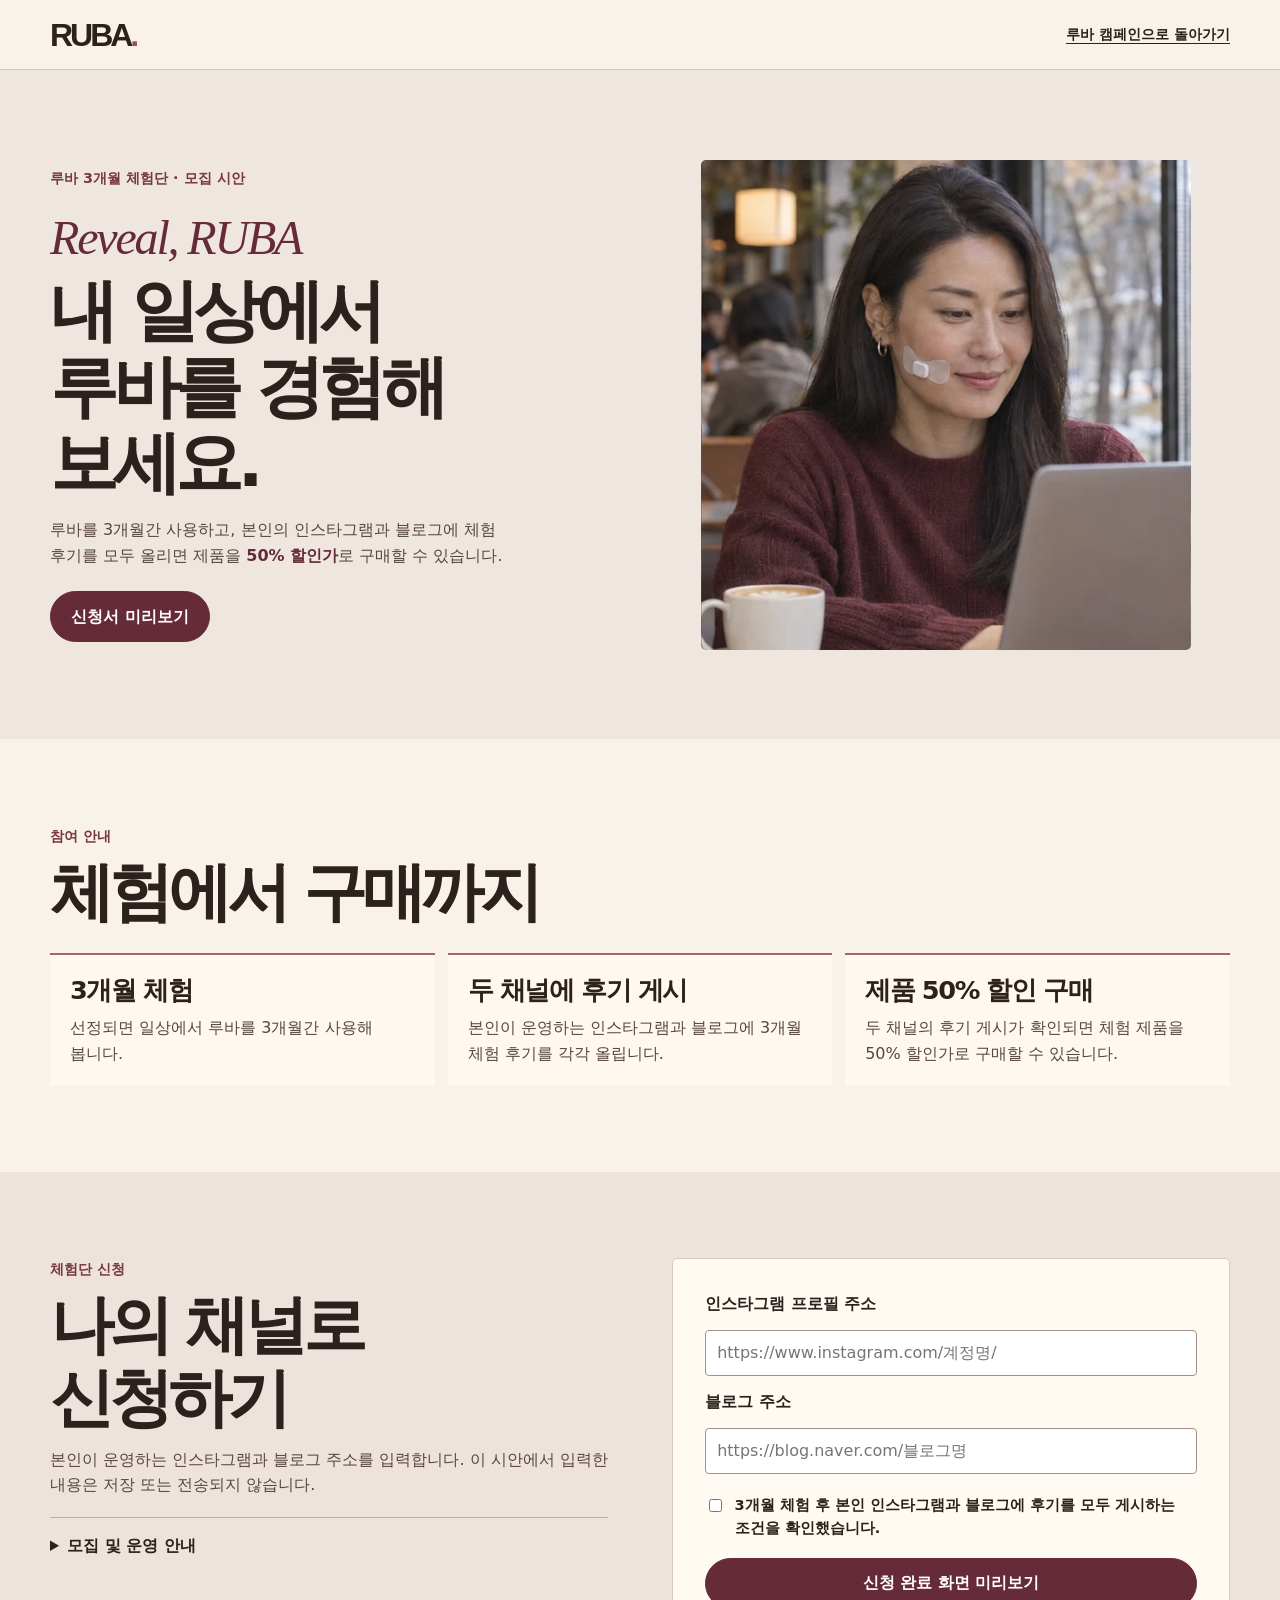
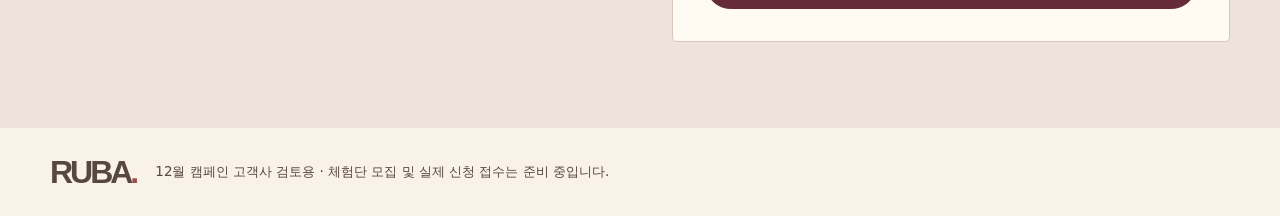
<file: trial.html>
<!doctype html>
<html lang="ko">
<head>
  <meta charset="utf-8">
  <meta name="viewport" content="width=device-width, initial-scale=1">
  <meta name="robots" content="noindex,nofollow">
  <meta name="description" content="루바를 3개월 체험하고 인스타그램과 블로그에 후기를 남기면 제품을 50% 할인가로 구매할 수 있는 체험단 안내입니다.">
  <title>루바 3개월 체험단 | Reveal, RUBA</title>
  <link rel="stylesheet" href="style.css?v=wearing">
  <link rel="stylesheet" href="trial.css">
  <script src="trial.js" defer></script>
</head>
<body>
  <a class="skip" href="#main">본문으로 이동</a>
  <header class="header"><div class="wrap head">
    <a href="./" class="logo" aria-label="루바 캠페인으로 돌아가기">RUBA<span>.</span></a>
    <a class="text-link back-link" href="./">루바 캠페인으로 돌아가기</a>
  </div></header>
  <main id="main">
    <section class="trial-hero">
      <div class="wrap trial-hero-layout">
        <div>
          <p class="trial-kicker">루바 3개월 체험단 · 모집 시안</p>
          <p class="campaign">Reveal, RUBA</p>
          <h1>내 일상에서<br>루바를 경험해 보세요.</h1>
          <p>루바를 3개월간 사용하고, 본인의 인스타그램과 블로그에 체험 후기를 모두 올리면 제품을 <strong>50% 할인가</strong>로 구매할 수 있습니다.</p>
          <a class="pill" href="#apply">신청서 미리보기</a>
        </div>
        <figure><img src="tpo-wear-cafe.webp" alt="카페에서 볼에 루바를 착용한 모델" width="512" height="512" fetchpriority="high"></figure>
      </div>
    </section>
    <section class="wrap section trial-steps" aria-labelledby="steps-title">
      <p class="eyebrow">참여 안내</p>
      <h2 id="steps-title">체험에서 구매까지</h2>
      <ol>
        <li><h3>3개월 체험</h3><p>선정되면 일상에서 루바를 3개월간 사용해 봅니다.</p></li>
        <li><h3>두 채널에 후기 게시</h3><p>본인이 운영하는 인스타그램과 블로그에 3개월 체험 후기를 각각 올립니다.</p></li>
        <li><h3>제품 50% 할인 구매</h3><p>두 채널의 후기 게시가 확인되면 체험 제품을 50% 할인가로 구매할 수 있습니다.</p></li>
      </ol>
    </section>
    <section id="apply" class="trial-apply" aria-labelledby="apply-title">
      <div class="wrap section trial-apply-layout">
        <div>
          <p class="eyebrow">체험단 신청</p>
          <h2 id="apply-title">나의 채널로 신청하기</h2>
          <p class="sub">본인이 운영하는 인스타그램과 블로그 주소를 입력합니다. 이 시안에서 입력한 내용은 저장 또는 전송되지 않습니다.</p>
          <details><summary>모집 및 운영 안내</summary><p>모집 기간과 인원, 제품 제공·반납 방식, 할인 기준가와 후기 확인 방법은 확정 후 안내합니다.</p></details>
        </div>
        <form id="trial-application" class="application-form" autocomplete="off">
          <label for="instagram">인스타그램 프로필 주소</label>
          <input id="instagram" type="url" placeholder="https://www.instagram.com/계정명/" required>
          <label for="blog">블로그 주소</label>
          <input id="blog" type="url" placeholder="https://blog.naver.com/블로그명" required>
          <label class="application-check"><input type="checkbox" required><span>3개월 체험 후 본인 인스타그램과 블로그에 후기를 모두 게시하는 조건을 확인했습니다.</span></label>
          <button type="submit" class="pill">신청 완료 화면 미리보기</button>
        </form>
        <div id="application-preview" class="application-form" hidden>
          <h3 id="application-preview-title" tabindex="-1">신청 완료 화면입니다.</h3>
          <p>운영 시에는 이곳에서 접수 완료를 안내합니다. 이번 입력은 제출되지 않았습니다.</p>
          <button type="button" class="pill" id="preview-back">신청서로 돌아가기</button>
        </div>
      </div>
    </section>
  </main>
  <footer class="wrap footer"><a href="./" class="logo" aria-label="루바 캠페인">RUBA<span>.</span></a><p>12월 캠페인 고객사 검토용 · 체험단 모집 및 실제 신청 접수는 준비 중입니다.</p></footer>
</body>
</html>
</file>
<file: style.css>
:root{--paper:#f4f3ed;--ink:#1a241e;--forest:#21372b;--lime:#ddf48a;--line:#cbd2c6;--mute:#48584d}*{box-sizing:border-box}html{scroll-behavior:smooth;scroll-padding-top:75px}body{margin:0;background:var(--paper);color:var(--ink);font-family:"Pretendard","Noto Sans KR","Malgun Gothic",system-ui,sans-serif;line-height:1.6;word-break:keep-all}img{display:block;width:100%;height:auto}a{color:inherit}button,select{font:inherit}button{cursor:pointer}figure,p,h1,h2,h3{margin:0}.wrap{width:min(1180px,calc(100% - 80px));margin-inline:auto}.skip{position:fixed;left:1rem;top:-5rem;background:white;padding:.8rem;z-index:20}.skip:focus{top:1rem}.header{background:var(--paper);border-bottom:1px solid var(--line);position:sticky;top:0;z-index:3}.head{display:flex;align-items:center;justify-content:space-between;gap:1rem;min-height:69px}.logo{font-family:Arial,sans-serif;font-size:2rem;font-weight:900;letter-spacing:-.095em;text-decoration:none;line-height:1}.logo span{color:#547540}.head nav{display:flex;gap:2rem}.head nav a{text-decoration:none;font-size:.92rem}.head nav a:hover,.text-link:hover{text-decoration-thickness:2px}.pill{display:inline-flex;justify-content:center;align-items:center;min-height:51px;padding:.68rem 1.25rem;border:1px solid var(--forest);border-radius:100px;text-decoration:none;background:var(--forest);color:white;font-weight:750;text-align:center;line-height:1.35}.pill:hover{background:#325341}.pill.small{min-height:42px;font-size:.9rem}.text-link{font-weight:740;text-underline-offset:.25em}.hero{display:grid;grid-template-columns:1fr 1fr;align-items:center;gap:3rem;padding-block:36px 42px}.hero-copy{padding-block:1.6rem}.tag{display:inline-flex;align-items:center;gap:.45rem;font-size:.81rem;color:var(--mute);margin-bottom:1.8rem}.tag span{width:8px;height:8px;background:#657f40;border-radius:50%}.campaign{font-family:Georgia,serif;font-style:italic;font-size:clamp(1.75rem,4vw,3rem);letter-spacing:-.045em;line-height:1.05}.hero h1{font-size:clamp(3.5rem,7vw,7rem);letter-spacing:-.105em;line-height:1.02;margin:.7rem 0 1.35rem}.hero h1 span{color:#547540}.intro{font-size:clamp(1rem,1.6vw,1.23rem);color:var(--mute)}.intro strong{color:var(--ink)}.actions{display:flex;gap:1rem;align-items:center;flex-wrap:wrap;margin-top:1.5rem}.hero-image{position:relative;background:#eee;overflow:hidden;border-radius:3px}.hero-image img{aspect-ratio:1.01;object-fit:cover;object-position:center 43%}.hero-image figcaption{position:absolute;bottom:12px;left:12px;background:var(--paper);padding:.3rem .65rem;font-family:Arial,sans-serif;letter-spacing:.13em;font-size:.76rem}.band{background:var(--forest);color:#f7f9ef}.band-inner{display:grid;grid-template-columns:1fr 2fr;gap:1rem;align-items:center;padding-block:26px}.band strong{color:white}.micro{font-family:Arial,sans-serif;color:var(--lime);font-weight:700;letter-spacing:.17em;font-size:.84rem}.section{padding-block:86px}.eyebrow{font-size:.9rem;font-weight:750;color:#426039;margin-bottom:.5rem}h2{font-size:clamp(2.1rem,5vw,4.1rem);line-height:1.13;letter-spacing:-.08em}h3{font-size:clamp(1.25rem,2vw,1.8rem);line-height:1.24;letter-spacing:-.055em}.sub{margin-top:.8rem;color:var(--mute);max-width:39rem}.scene-layout{display:grid;grid-template-columns:1.25fr 1fr;gap:1rem;margin-top:1.75rem}.scenes{border:0;padding:0;margin:0;min-width:0;display:grid;grid-template-columns:repeat(2,minmax(0,1fr));gap:.5rem}.scenes label{position:relative;cursor:pointer}.scenes input,.sr{position:absolute;inline-size:1px;block-size:1px;clip-path:inset(50%);overflow:hidden}.scenes label span{display:block;border:1px solid var(--line);padding:.8rem 1rem;border-radius:3px;font-weight:750;min-height:100%;background:#fafaf5}.scenes label small{display:block;font-size:.84rem;color:var(--mute);font-weight:400}.scenes input:focus-visible+span,button:focus-visible,a:focus-visible,summary:focus-visible,select:focus-visible{outline:3px solid #759549;outline-offset:3px}.scene-feature{background:#e1e8db;border-radius:3px;padding:clamp(1.2rem,3.7vw,3rem);display:flex;align-items:flex-start;flex-direction:column;justify-content:center}.scene-feature div p{margin:.7rem 0 1.1rem;color:var(--mute)}.tech{background:#e8ede4}.tech-layout{display:grid;grid-template-columns:1fr 1fr;gap:clamp(1rem,6vw,6rem);align-items:center}.tech figure{background:white;overflow:hidden;border-radius:3px}.tech figure img{aspect-ratio:1.26;object-fit:cover}.tech details:first-of-type{margin-top:1.4rem}details{border-top:1px solid #aab8a9;padding-block:.75rem}details summary{cursor:pointer;font-weight:750;padding-block:.15rem}details p{margin:.5rem 0;color:var(--mute)}.plans{display:grid;grid-template-columns:1fr 1fr;gap:1rem;margin-top:1.6rem}.plans article{background:#fafaf7;border:1px solid var(--line);border-radius:3px;overflow:hidden}.plans article img{aspect-ratio:1.95;object-fit:contain;background:#f2f3ef}.plans article:first-child img{object-fit:cover}.plans article div{padding:1.3rem}.plans p{color:var(--mute);margin:.45rem 0 .85rem}.concept{margin-top:1.2rem}.closing{padding:70px 0;background:var(--forest);color:white;text-align:center}.closing .campaign{color:var(--lime)}.closing h2{margin:1rem 0 1.4rem}.closing .pill{background:var(--lime);color:var(--forest)}.footer{display:flex;align-items:center;gap:1.2rem;padding-block:28px;color:var(--mute)}.footer p{font-size:.84rem}.mobile-cta{display:none}dialog{padding:0;border:1px solid var(--line);border-radius:8px;background:var(--paper);color:var(--ink);width:min(94%,500px);max-height:calc(100% - 1.8rem)}dialog::backdrop{background:#18241ac0}.dialog-inner{position:relative;padding:2rem}.dialog-inner h2{font-size:2rem;margin-bottom:.8rem;padding-right:.8rem}.close{position:absolute;right:.65rem;top:.55rem;border:0;background:none;font-size:1.7rem;min-width:42px;min-height:42px;color:var(--ink)}.dialog-inner form{display:grid;gap:.65rem;margin-top:1rem}.dialog-inner select{padding:.5rem;background:white;color:var(--ink);border:1px solid #687d69;border-radius:3px;min-height:45px}.dialog-inner .fine{color:var(--mute);font-size:.83rem;margin-block:.3rem}.dialog-inner #trial-success button{margin-top:.9rem}@media(max-width:760px){.wrap{width:calc(100% - 36px)}.head{min-height:58px}.head nav{display:none}.head .small{min-height:38px;font-size:.79rem}.logo{font-size:1.7rem}.hero{grid-template-columns:1fr;gap:1rem;padding-block:10px 22px}.hero-copy{padding-block:.7rem .1rem}.tag{margin-bottom:.9rem}.hero h1{font-size:clamp(3rem,12.5vw,5rem);margin:.55rem 0 .7rem}.hero h1 br{display:none}.intro{font-size:1rem}.actions{margin-top:1rem}.hero-image img{aspect-ratio:1.28;object-position:center 39%}.band-inner,.scene-layout,.tech-layout{grid-template-columns:1fr}.band-inner{gap:.3rem}.section{padding-block:52px}.tech figure{order:1}.plans{gap:.65rem}.plans article div{padding:.85rem}.footer{padding-bottom:98px}.mobile-cta{display:flex;align-items:center;justify-content:space-between;gap:1rem;position:fixed;inset:auto 0 0;padding:.55rem 18px calc(.55rem + env(safe-area-inset-bottom));z-index:4;background:var(--paper);border-top:1px solid var(--line)}.mobile-cta .pill{flex:1;max-width:275px;min-height:43px}}@media(max-width:365px){.plans{grid-template-columns:1fr}.actions .pill{padding-inline:.75rem}}@media(prefers-reduced-motion:reduce){html{scroll-behavior:auto}}

/* December campaign */
:root {
  --paper: #f8f2e8;
  --ink: #2c211c;
  --forest: #652b38;
  --lime: #f1dcac;
  --line: #d9c7b9;
  --mute: #584740;
}
.logo span, .hero h1 span { color: #9b4f4e; }
.pill:hover { background: #803a4a; }
.eyebrow { color: #793944; }
.tag span { background: #b8864b; }
.holiday-hero {
  color: #fff6e8;
  background: radial-gradient(ellipse at 14% 12%, #744534 0%, transparent 50%), linear-gradient(120deg, #3a2421, #4f222e);
}
.holiday-hero .tag, .holiday-hero .intro, .holiday-hero .intro strong { color: #fff1db; }
.holiday-hero .campaign, .holiday-hero h1 span { color: #efcd91; }
.holiday-hero h1 { font-size: clamp(3.25rem, 6.3vw, 6.45rem); }
.holiday-hero .hero-image { border: 1px solid #caa477; }
.holiday-hero .hero-image img { filter: sepia(.13) saturate(.86); }
.holiday-hero figcaption { color: var(--ink); }
.holiday-hero .pill, .purchase-offer .pill { background: var(--lime); border-color: var(--lime); color: #402723; }
.holiday-hero .pill:hover { background: #ffeabc; }
.holiday-section { padding-block: 64px; }
.purchase-offer { background: #4e2830; color: #fff3e1; }
.purchase-offer .eyebrow { color: #f1d59b; }
.purchase-offer .offer-status { font-size: clamp(1.4rem, 3vw, 2.05rem); font-weight: 800; margin-top: .8rem; color: #ffdda0; }
.purchase-offer a { display: inline-block; margin-top: .9rem; }
.signup-offer { background: #fffbf3; }
.signup-offer details { margin-top: .9rem; padding-bottom: 0; }
.tech { background: #efdfd3; }
.scene-feature { background: #f0e3d4; }
.dialog-inner > form:first-child { margin-top: 0; }
@media (max-width: 760px) {
  .holiday-hero .hero h1 { font-size: clamp(2.65rem, 10vw, 4.6rem); }
  .holiday-hero .hero h1 br { display: initial; }
  .holiday-section { padding-block: 48px; }
}

/* Product-led hero and founder editorial */
.holiday-hero {
  color: #25262b;
  background: linear-gradient(116deg, #faf8f5 5%, #f0eff4 59%, #e3e5ed 100%);
}
.holiday-hero .hero { gap: clamp(1.3rem, 4vw, 4.5rem); padding-block: clamp(2rem, 5vw, 5rem); }
.holiday-hero .hero h1 { font-size: clamp(3rem, 5.25vw, 5.6rem); line-height: 1.15; letter-spacing: -.08em; }
.holiday-hero .tag, .holiday-hero .intro { color: #504d58; }
.holiday-hero .intro strong { color: #2e2930; }
.holiday-hero .campaign, .holiday-hero h1 span { color: #793944; }
.holiday-hero .hero-image { border: 0; background: #dfe3ed; box-shadow: 0 18px 46px #38385120; }
.holiday-hero .hero-image img { aspect-ratio: 1.11; object-position: 48% 50%; filter: none; }
.holiday-hero figcaption { background: #f9f8f5eb; left: auto; right: 13px; }
.holiday-hero .pill { background: var(--forest); border-color: var(--forest); color: #fff8ef; }
.holiday-hero .pill:hover { background: #803a4a; }
.founder-section { background: #eee9e8; border-block: 1px solid #ded3d4; }
.founder-layout { display: grid; grid-template-columns: .88fr 1.12fr; gap: clamp(1.5rem, 5vw, 5.5rem); }
.founder-story blockquote { margin: 0; border-left: 2px solid #9b646b; padding-left: 1rem; font-size: clamp(1.35rem, 2.45vw, 2.05rem); line-height: 1.5; letter-spacing: -.04em; font-weight: 750; }
.founder-story > p { margin-top: .9rem; color: var(--mute); }
.founder-story .quote-credit { font-size: .88rem; font-weight: 650; margin-top: .55rem; margin-bottom: 1.35rem; }
.founder-sources { list-style: none; display: flex; flex-wrap: wrap; gap: .6rem 1.3rem; margin: 1.25rem 0 0; padding: .85rem 0 0; border-top: 1px solid #d6c9ca; }
.founder-sources time { margin-left: .45rem; font-size: .8rem; color: var(--mute); }
@media (max-width: 760px) {
  .holiday-hero .hero { padding-block: 1rem 1.75rem; }
  .holiday-hero .hero h1 { font-size: clamp(2.55rem, 9vw, 4.25rem); }
  .holiday-hero .hero-image img { aspect-ratio: 1.4; }
  .founder-layout { grid-template-columns: 1fr; gap: 1.4rem; }
}

/* Experience first, then membership and purchase */
.holiday-hero .hero h1 { font-size: clamp(2.9rem, 4.9vw, 5.1rem); }
.member-offer { display: grid; grid-template-columns: 1.18fr 1fr; margin-top: 1.7rem; border: 1px solid var(--line); border-radius: 7px; background: #fffbf3; overflow: hidden; }
.gift-visual { background: #e9d9c5; display: flex; flex-direction: column; justify-content: center; }
.gift-visual img { aspect-ratio: 1.5; object-fit: cover; }
.gift-visual figcaption { padding: .6rem .9rem; color: #514139; font-size: .84rem; }
.member-offer .signup-offer { padding: clamp(1.25rem, 3.3vw, 2.8rem); align-self: center; }
.gift-list { padding-left: 1.1rem; margin: .9rem 0 1.15rem; font-weight: 650; }
.gift-list li + li { margin-top: .25rem; }
.offer-note { color: var(--mute); margin-top: .65rem; font-size: .89rem; }
.final-purchase { margin-top: 1.2rem; padding: clamp(1.3rem, 3.4vw, 2.65rem); display: flex; align-items: center; justify-content: space-between; gap: 1.2rem; border-radius: 6px; }
.final-purchase .offer-status { margin-block: .2rem; }
.final-purchase a { display: inline-flex; margin-top: 0; flex-shrink: 0; }
.final-purchase .pill:hover { background: #ffeabc; }
#trial-success a { margin-top: .9rem; }
@media (max-width: 760px) {
  .holiday-hero .hero h1 { font-size: clamp(2.45rem, 8.5vw, 4.2rem); }
  .member-offer { grid-template-columns: 1fr; }
  .final-purchase { align-items: flex-start; flex-direction: column; }
  .mobile-cta { justify-content: center; }
  .mobile-cta .pill { max-width: 100%; }
}

/* Everyday scenes and founder profile */
.holiday-hero .hero h1 { font-size: clamp(2.65rem, 4.5vw, 4.8rem); }
.hero-founder { display: inline-flex; align-items: center; gap: .75rem; margin-top: 1.4rem; color: #322c34; text-decoration: none; }
.hero-founder img { width: 56px; height: 56px; flex: 0 0 56px; object-fit: cover; object-position: center 39%; border-radius: 50%; border: 1px solid #c8b9be; background: #eee8e7; }
.hero-founder > span > span { display: block; font-size: .88rem; color: #65434d; text-decoration: underline; text-underline-offset: .2em; }
.portrait-source { margin-top: .75rem; font-size: .86rem; color: var(--mute); }
.scene-layout { grid-template-columns: minmax(0, 1.45fr) minmax(0, 1fr); }
.scenes { grid-template-columns: repeat(3, minmax(0, 1fr)); gap: .65rem; }
.scenes label .scene-tile { padding: 0; overflow: hidden; }
.scene-tile img { width: 100%; height: auto; aspect-ratio: 1; object-fit: contain; background: #eadcd0; }
.scenes label .scene-caption { display: block; border: 0; min-height: 0; border-radius: 0; background: transparent; padding: .45rem .55rem .55rem; }
.scenes input:focus-visible + .scene-tile { outline-offset: 3px; }
@media (max-width: 900px) {
  .scenes { grid-template-columns: repeat(2, minmax(0, 1fr)); }
}
@media (max-width: 760px) {
  .holiday-hero .hero h1 { font-size: clamp(2.15rem, 7.2vw, 3.8rem); }
  .scene-layout { grid-template-columns: 1fr; }
  .hero-founder { margin-top: 1rem; }
}

/* Event prize photography */
.gift-photos { display: grid; grid-template-columns: repeat(2, minmax(0, 1fr)); align-content: center; gap: clamp(.5rem, 1.1vw, .9rem); padding: clamp(.6rem, 1.1vw, .9rem); background: #f4e7d7; }
.gift-photos .gift-visual { display: grid; grid-template-rows: auto 1fr; min-width: 0; overflow: hidden; border-radius: 3px; background: #fffbf3; }
.gift-photos .gift-visual img { width: 100%; height: auto; aspect-ratio: 1; object-fit: contain; object-position: center; }
.gift-photos .gift-visual figcaption { display: flex; align-items: center; justify-content: center; min-height: 3.15rem; padding: .5rem .45rem; text-align: center; background: #fffbf3; }
.signup-offer .gift-list { padding: 0; list-style: none; display: grid; gap: .55rem; }
.signup-offer .gift-list li { display: grid; grid-template-columns: max-content 1fr; align-items: start; gap: .6rem; margin: 0; }
.signup-offer .gift-list strong { padding: .06rem .5rem; border-radius: 20px; background: #f0e2d2; color: var(--forest); font-size: .83rem; }

@media (hover: hover) and (pointer: fine) {
  .scene-card:hover > .scene-tile {
    background: var(--lime);
    border-color: var(--forest);
    outline: 2px solid var(--forest);
  }
}

/* Everyday story section */
.story-intro { display: grid; grid-template-columns: minmax(0, 1fr) minmax(0, 1.15fr); align-items: stretch; overflow: hidden; border: 1px solid var(--line); border-radius: 6px; background: #f1e5d6; }
.story-intro-copy { align-self: center; padding: clamp(1.6rem, 5vw, 4rem); }
.story-intro-copy h2 { font-size: clamp(2rem, 4vw, 3.85rem); }
.story-intro-copy .sub { max-width: 24rem; }
.story-still-life { height: 100%; min-height: 240px; max-height: 340px; object-fit: cover; object-position: center; }
.story-grid { margin-top: 1rem; display: grid; grid-template-columns: repeat(3, minmax(0, 1fr)); gap: 1rem; }
.story-card .scene-tile { height: 100%; border: 1px solid var(--line); border-radius: 6px; overflow: hidden; background: #fffbf4; }
.story-card img { border-bottom: 1px solid var(--line); }
.story-card .scene-caption { padding: clamp(.8rem, 2vw, 1.25rem); }
.story-card h3 { font-size: clamp(1rem, 1.6vw, 1.3rem); }
.story-card p { margin-top: .35rem; color: var(--mute); }
.story-card .story-note { margin-top: .65rem; font-size: .75rem; }
@media (max-width: 760px) {
  .story-intro { grid-template-columns: 1fr; }
  .story-still-life { height: auto; min-height: 0; aspect-ratio: 1.8; }
  .story-grid { grid-template-columns: repeat(2, minmax(0, 1fr)); gap: .65rem; }
  .story-card p { font-size: .86rem; }
}

/* Reveal, RUBA storefront */
html { scroll-padding-top: 120px; }
.reveal-header { background: #fffbf5; }
.reveal-masthead { min-height: 64px; display: flex; align-items: center; justify-content: space-between; gap: 1rem; }
.reveal-store, .reveal-footer nav { display: flex; flex-wrap: wrap; align-items: center; gap: .35rem clamp(.7rem, 2.4vw, 1.65rem); }
.reveal-store a { padding-block: .45rem; color: var(--mute); font-size: .86rem; }
.reveal-navigation { border-top: 1px solid #ebded1; }
.reveal-navigation .wrap { display: flex; gap: clamp(1rem, 3.5vw, 2.65rem); overflow-x: auto; scrollbar-width: thin; }
.reveal-navigation a { flex: none; padding-block: .62rem; font-size: .88rem; font-weight: 650; }
.reveal-header a:not(.logo), .reveal-footer a:not(.logo) { text-decoration: none; text-underline-offset: .23em; }
.reveal-header a:not(.logo):hover, .reveal-footer a:not(.logo):hover { text-decoration: underline; }
.reveal-navigation a:focus-visible { outline-offset: -3px; }
.reveal-hero { background: #eee5df; border-bottom: 1px solid var(--line); }
.reveal-hero-layout { display: grid; grid-template-columns: minmax(0, 1fr) minmax(0, 1.18fr); align-items: center; gap: clamp(1.6rem, 4.5vw, 4rem); padding-block: clamp(2rem, 5.5vw, 5rem); }
.reveal-hero h1 { margin: .35rem 0 1.25rem; color: #38242b; font-family: Georgia, serif; font-weight: 400; font-size: clamp(4.75rem, 10vw, 9.5rem); line-height: .86; letter-spacing: -.085em; }
.reveal-hero h1 span { color: #8b4753; }
.reveal-hero-headline { font-weight: 750; font-size: clamp(1.25rem, 2.2vw, 1.85rem); letter-spacing: -.055em; }
.reveal-hero-copy .sub { font-size: clamp(.95rem, 1.35vw, 1.1rem); }
.reveal-hero-image { display: grid; overflow: hidden; background: #dfe3ed; border: 1px solid #d1d2d9; min-width: 0; }
.reveal-hero-image img, .reveal-hero-image figcaption { grid-area: 1 / 1; }
.reveal-hero-image img { aspect-ratio: 1.16; object-fit: cover; object-position: 51% 50%; }
.reveal-hero-image figcaption { align-self: end; justify-self: end; margin: .8rem; padding: .32rem .72rem; color: #352b34; background: #fffaf2; font-size: .7rem; letter-spacing: .12em; }
.reveal-section-head { display: flex; flex-wrap: wrap; align-items: end; justify-content: space-between; gap: .65rem 1.3rem; }
.reveal-products .plans { gap: clamp(.65rem, 2vw, 1.4rem); }
.reveal-products .plans article { display: flex; flex-direction: column; }
.reveal-products .plans article .reveal-product-body { padding: clamp(1rem, 3vw, 1.9rem); }
.reveal-products .plans article img { border-bottom: 1px solid var(--line); background: #eee9e3; }
.reveal-products .plans article .eyebrow { margin: 0 0 .3rem; color: #793944; font-size: .82rem; }
.reveal-products .plans article .reveal-product-links { padding: 0; display: flex; flex-wrap: wrap; gap: .45rem 1.2rem; }
.reveal-trial { display: flex; align-items: center; justify-content: space-between; flex-wrap: wrap; gap: .85rem 1.4rem; margin-top: 1rem; padding: clamp(1rem, 3vw, 1.9rem); background: #efe3d8; border: 1px solid var(--line); border-radius: 5px; }
.reveal-trial p { margin-top: .25rem; color: var(--mute); }
.reveal-support { background: #f1e8df; border-top: 1px solid var(--line); margin-top: 1.25rem; }
.reveal-support-layout { display: grid; grid-template-columns: minmax(0, .8fr) minmax(0, 1.2fr); gap: clamp(1rem, 5vw, 4rem); }
.reveal-questions details { border-color: var(--line); }
.reveal-questions > a { display: inline-block; margin-top: .45rem; }
.reveal-footer { padding-block: 2rem; color: #f9ebdf; background: #42232d; }
.reveal-footer .logo span { color: #e8b19d; }
.reveal-footer-top { display: flex; justify-content: space-between; align-items: center; flex-wrap: wrap; gap: .9rem 1.5rem; }
.reveal-footer p { margin-top: 1.1rem; padding-top: .9rem; border-top: 1px solid #8b6771; font-size: .84rem; }
@media (max-width: 760px) {
  html { scroll-padding-top: 105px; }
  .reveal-masthead { min-height: 54px; }
  .reveal-store a { font-size: .78rem; }
  .reveal-navigation a { padding-block: .48rem; font-size: .8rem; }
  .reveal-hero-layout, .reveal-support-layout { grid-template-columns: 1fr; }
  .reveal-hero h1 { font-size: clamp(4.55rem, 17vw, 7.15rem); }
  .reveal-hero-image img { aspect-ratio: 1.45; }
  .reveal-footer { padding-bottom: 6rem; }
}
@media (max-width: 480px) {
  .reveal-products .plans { grid-template-columns: 1fr; }
  .reveal-store { gap: .35rem .68rem; }
}


/* Reveal RUBA campaign editorial */
.reveal-editorial { --paper: #f8f4ef; --ink: #2a2226; --mute: #554b4e; --line: #d8cbc6; --forest: #642f40; }
.reveal-editorial .section { padding-block: clamp(3rem, 8vw, 7rem); }
.reveal-editorial .header { background: #faf6f0; }
.reveal-editorial .eyebrow { letter-spacing: .025em; }
.reveal-editorial .reveal-navigation .wrap { gap: clamp(1rem, 2.5vw, 2.5rem); }
.reveal-editorial .reveal-hero { background: #31242a; color: #fff4ed; }
.reveal-editorial .reveal-hero-layout { grid-template-columns: minmax(0, 1.05fr) minmax(0, 1fr); padding-block: 0; gap: clamp(1.6rem, 5vw, 5.5rem); }
.reveal-editorial .reveal-hero-copy { padding-block: clamp(2.6rem, 7vw, 7rem); }
.reveal-editorial .reveal-hero .campaign { color: #edc9bd; font-size: clamp(1.4rem, 3vw, 2.65rem); }
.reveal-editorial .reveal-hero h1 { color: inherit; font-family: inherit; font-weight: 700; font-size: clamp(2.6rem, 5.55vw, 5.25rem); line-height: 1.08; letter-spacing: -.08em; margin-block: .7rem 1.1rem; }
.reveal-editorial .reveal-hero .sub { color: #e9d8d6; }
.reveal-editorial .reveal-hero .pill { background: #f4ded4; color: #35222b; border-color: #f4ded4; }
.reveal-editorial .reveal-hero .pill:hover { background: #fff3e8; }
.reveal-editorial .reveal-hero-image { border: 0; background: #ece4df; }
.reveal-editorial .reveal-hero-image img { aspect-ratio: 1 / 1.1; object-position: center 36%; }
.editorial-magazine { display: grid; grid-template-columns: minmax(0,1.15fr) minmax(0,1fr); gap: clamp(1.5rem,6vw,5rem); align-items: center; }
.editorial-magazine figure { overflow: hidden; }
.editorial-magazine img { aspect-ratio: 1.3; object-fit: cover; object-position: 64% center; }
.editorial-magazine .text-link, .study-sources { display: inline-flex; margin-top: 1.1rem; }
.editorial-tech { background: #eae3e1; }
.editorial-tech .tech-layout { gap: clamp(1.5rem,6vw,5rem); }
.editorial-tech figure img { object-fit: contain; }
.editorial-parts { margin: 1.25rem 0; }
.editorial-parts div { border-top: 1px solid #cbbab7; padding-block: .72rem; }
.editorial-parts dt, .study-conditions dt { font-weight: 750; }
.editorial-parts dd, .study-conditions dd { margin: .2rem 0 0; }
.editorial-study { background: #3e2834; color: #fff4ed; }
.editorial-study .eyebrow, .editorial-study .sub, .study-note { color: #f0d9d4; }
.study-metrics, .study-conditions { display: grid; grid-template-columns: repeat(3,minmax(0,1fr)); }
.study-metrics { list-style: none; padding: 0; margin: clamp(1.5rem,4vw,3rem) 0 1.25rem; gap: 1px; background: #8b6d79; border: 1px solid #8b6d79; }
.study-metrics li { background: #4a323f; padding: clamp(1rem,3vw,2rem); }
.study-metrics p { color: #f0d9d4; margin: .45rem 0 0; }
.study-conditions { margin: 0; gap: .8rem; border-bottom: 1px solid #8b6d79; padding-block: .6rem 1.1rem; }
.study-conditions dt, .study-note { font-size: .86rem; }
.study-note { margin-top: .8rem; }
.study-sources { flex-wrap: wrap; gap: .45rem 1.4rem; }
.reveal-editorial .story-intro { display: block; border: 0; background: transparent; }
.reveal-editorial .story-intro-copy { padding: 0 0 .85rem; }
.reveal-editorial .story-intro-copy .sub { max-width: 39rem; }
.reveal-editorial .story-card .scene-tile { background: #fdf9f4; }
@media (max-width: 760px) {
  .reveal-editorial .reveal-hero-layout, .editorial-magazine { grid-template-columns: 1fr; gap: 1.25rem; }
  .reveal-editorial .reveal-hero-copy { padding-block: 2.3rem 0; }
  .reveal-editorial .reveal-hero h1 { font-size: clamp(2.3rem, 8vw, 3.8rem); }
  .reveal-editorial .reveal-hero-image img { aspect-ratio: 1.36; object-position: center 41%; }
  .editorial-magazine figure { order: 1; }
  .study-metrics { grid-template-columns: 1fr; }
  .study-conditions dd { font-size: .85rem; }
}


/* Reveal RUBA pastel palette and typography */
.reveal-pastel {
  --paper: #fcf9f6;
  --ink: #30292d;
  --mute: #544b50;
  --forest: #6d3648;
  --line: #ddcfd1;
  --display-serif: "Noto Serif KR", "Nanum Myeongjo", "Batang", serif;
  font-family: "Pretendard Variable", Pretendard, "Noto Sans KR", "Malgun Gothic", system-ui, sans-serif;
}
.reveal-pastel .header, .reveal-pastel .mobile-cta { background: #fffaf7; }
.reveal-pastel .reveal-hero h1, .reveal-pastel main h2, .reveal-pastel main h3 {
  font-family: inherit;
  font-weight: 750;
  letter-spacing: -.055em;
  line-height: 1.2;
}
.reveal-pastel .campaign { font-family: var(--display-serif); }
.reveal-pastel .reveal-hero { background: #f0edf7; color: #3a2939; }
.reveal-pastel .reveal-hero-layout { padding-block: clamp(2rem, 5vw, 4.8rem); }
.reveal-pastel .reveal-hero-copy { padding-block: .75rem; }
.reveal-pastel .reveal-hero h1 { font-size: clamp(2.25rem, 4.7vw, 4.7rem); }
.reveal-pastel .reveal-hero .campaign { color: #763b50; }
.reveal-pastel .reveal-hero .sub { color: var(--mute); }
.reveal-pastel .reveal-hero .pill { background: var(--forest); border-color: var(--forest); color: #fff8f5; }
.reveal-pastel .reveal-hero .pill:hover { background: #824559; }
.reveal-pastel .reveal-hero-image { border-radius: clamp(.75rem, 2vw, 1.7rem); background: #e4e4ef; }
.reveal-pastel .reveal-hero-image img { aspect-ratio: 1.42; object-position: 50% center; }
.pastel-magazine { background: #f8eee3; }
.reveal-pastel .editorial-magazine figure, .reveal-pastel .editorial-tech figure { border-radius: clamp(.75rem, 2vw, 1.35rem); overflow: hidden; }
.reveal-pastel .editorial-tech { background: #eaf1ed; }
.reveal-pastel .editorial-tech figure { background: #fff; }
.reveal-pastel .editorial-study { background: #f1e9f4; color: var(--ink); }
.reveal-pastel .editorial-study .eyebrow { color: var(--forest); }
.reveal-pastel .editorial-study .sub, .reveal-pastel .study-metrics p, .reveal-pastel .study-note { color: var(--mute); }
.reveal-pastel .study-metrics { gap: .75rem; background: none; border: 0; }
.reveal-pastel .study-metrics li { background: #fdf9ff; border: 1px solid #ded0e1; border-radius: .75rem; }
.reveal-pastel .study-conditions { border-color: #d2c1d5; }
.pastel-scenes { background: #f7ecef; }
.reveal-pastel .story-card .scene-tile { background: #fffaf8; border-radius: .75rem; }
.reveal-pastel .story-card:hover .scene-tile { background: #f7e7ee; outline-color: var(--forest); }
.reveal-pastel .founder-section { background: #f2ede5; }
.pastel-products { background: #ecf0f6; }
.reveal-pastel .plans article { background: #fafbfe; border-color: #d5dce8; border-radius: .85rem; }
.reveal-pastel .reveal-trial { background: #f7eaf0; }
.pastel-holiday { background: #f7ede4; }
.reveal-pastel .purchase-offer { background: #eadde9; color: var(--ink); }
.reveal-pastel .purchase-offer .eyebrow, .reveal-pastel .purchase-offer .offer-status { color: var(--forest); }
.reveal-pastel .purchase-offer .pill { color: #fff8f5; background: var(--forest); border-color: var(--forest); }
.reveal-pastel .purchase-offer .pill:hover { background: #824559; }
.reveal-pastel .reveal-support { background: #edf2ed; margin-top: 0; }
.reveal-pastel .reveal-footer { background: #efe4ec; color: var(--ink); }
.reveal-pastel .reveal-footer .logo span { color: var(--forest); }
.reveal-pastel .reveal-footer p { border-color: #d7c7d2; }
@media (max-width: 760px) {
  .reveal-pastel .reveal-hero-layout { gap: 1.3rem; }
  .reveal-pastel .reveal-hero-copy { padding: 0; }
  .reveal-pastel .reveal-hero h1 { font-size: clamp(2.1rem, 8vw, 3.65rem); }
  .reveal-pastel .reveal-hero-image img { aspect-ratio: 1.44; }
}
</file>
<file: trial.css>
.trial-hero { background: #efe6df; }
.trial-hero-layout { display: grid; grid-template-columns: 1fr .9fr; align-items: center; gap: clamp(1.4rem, 5vw, 4rem); padding-block: clamp(2.75rem, 7vw, 6rem); }
.trial-kicker { color: #793944; font-size: .9rem; font-weight: 750; margin-bottom: 1.4rem; }
.trial-hero .campaign { color: var(--forest); }
.trial-hero h1 { font-size: clamp(2.65rem, 5.3vw, 5rem); line-height: 1.12; letter-spacing: -.08em; margin: .65rem 0 1rem; }
.trial-hero h1 + p { max-width: 29rem; color: var(--mute); }
.trial-hero strong { color: var(--forest); }
.trial-hero .pill { margin-top: 1.4rem; }
.trial-hero figure { max-width: 490px; border-radius: 5px; overflow: hidden; }
.trial-steps ol { list-style: none; padding: 0; margin: 1.5rem 0 0; display: grid; grid-template-columns: repeat(3, 1fr); gap: .8rem; }
.trial-steps li { padding: 1.25rem; border-top: 2px solid #a7656b; background: #fff8ee; }
.trial-steps li p { margin-top: .55rem; color: var(--mute); }
.trial-apply { background: #eee3dc; }
.trial-apply-layout { display: grid; grid-template-columns: 1fr 1fr; gap: clamp(1.3rem, 5vw, 4.5rem); align-items: start; }
.trial-apply details { margin-top: 1.2rem; }
.application-form { display: grid; gap: .8rem; background: #fffbf3; border: 1px solid var(--line); padding: clamp(1rem, 3vw, 2rem); border-radius: 5px; }
.application-form[hidden] { display: none; }
.application-form > label { font-weight: 700; }
.application-form input[type=url] { min-height: 46px; border: 1px solid #a59089; background: white; border-radius: 4px; padding: .6rem .7rem; font: inherit; width: 100%; }
.application-check { display: flex; align-items: flex-start; gap: .6rem; font-size: .91rem; margin: .35rem 0; }
.application-check input { accent-color: var(--forest); margin-top: .36rem; flex-shrink: 0; }
.back-link { text-align: right; font-size: .9rem; }
@media (max-width: 700px) {
  .trial-hero-layout, .trial-steps ol, .trial-apply-layout { grid-template-columns: 1fr; }
  .trial-hero figure { width: 100%; }
  .trial-hero figure img { aspect-ratio: 1; object-fit: contain; }
  .trial-hero h1 { font-size: clamp(2.35rem, 9vw, 3.8rem); }
  .footer { padding-bottom: 28px; }
}
</file>
